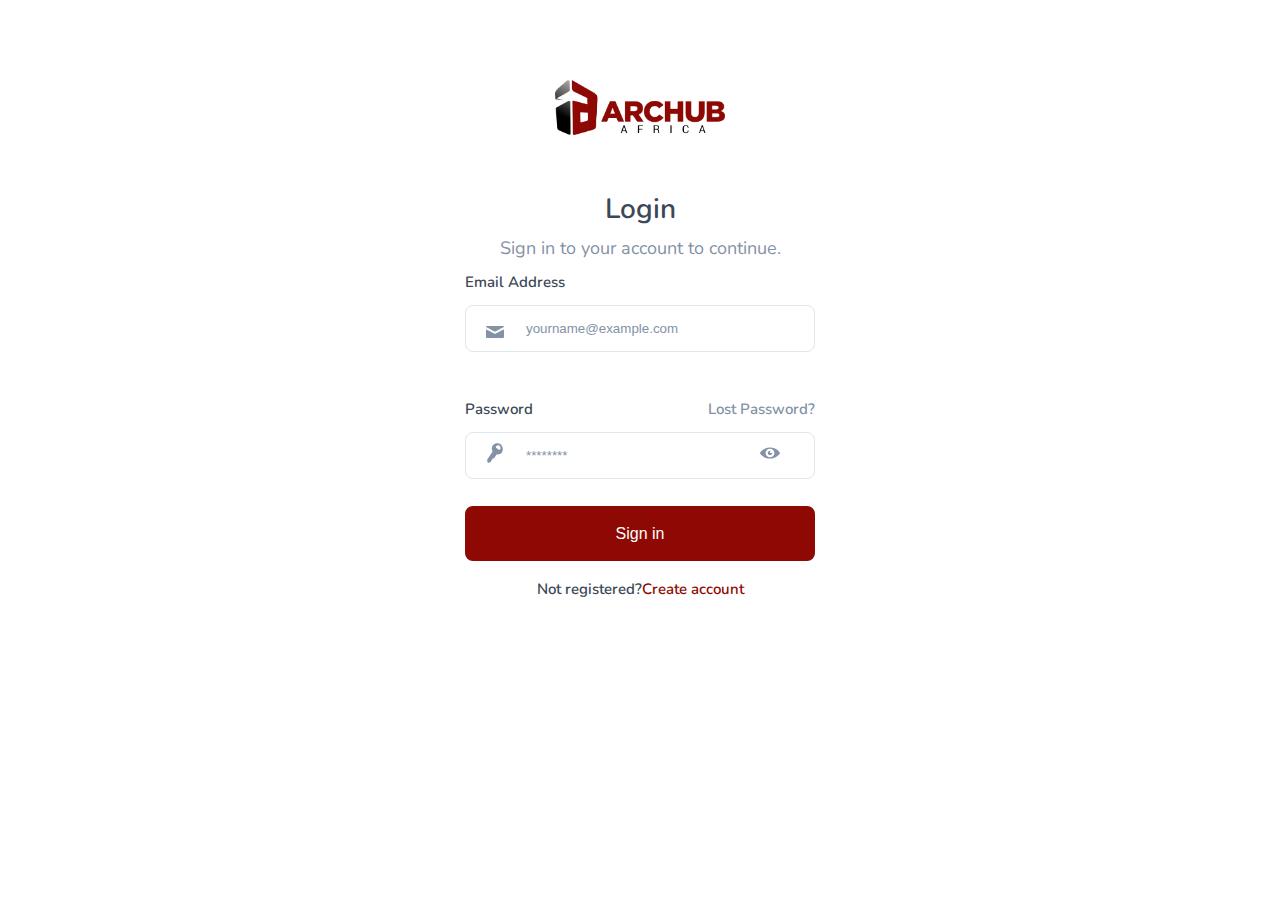
<file: login.html>
<!DOCTYPE html>
<html lang="en">

<head>
    <meta charset="UTF-8">
    <meta name="viewport" content="width=device-width, initial-scale=1.0">
    <meta http-equiv="X-UA-Compatible" content="ie=edge">
    <title>Sign in &verbar; Arch Hub</title>
    <link
        href="https://fonts.googleapis.com/css?family=Khula:400,600|Montserrat:700,900|Nunito:400,600,800&display=swap"
        rel="stylesheet">
    <link rel="shortcut icon" href="./assets/img/favicon.png" type="image/x-icon">
    <link rel="stylesheet" href="css/login.css">
</head>

<body>
    <section class="signup__container">

        <!-- SIGN UP HEADING -->
        <div class="signup-heading__container">
            <div class="signup-logo__container">
                <img src="./assets/img/logo.png" alt="signup-logo" class="signup__logo">
            </div>
            <div class="signup-text__container">
                <h3>Login</h3>
                <p class="text-muted">Sign in to your account to continue.</p>
            </div>
        </div>
        <!-- SIGN UP FORM  -->
        <form action="/myaction" method="post" class="signup-form__container">
            <!-- EMAIL -->
            <div class="signup-email__container form-group">
                <label for="email" class="signup-form__label">Email Address</label>
                <input type="email" name="email" id="email" placeholder="yourname@example.com" class="text-muted">
                <span class="input-group-svg">
                    <svg class="icon icon-mail">
                        <use xlink:href="./assets/svg/sprite.svg#icon-mail"></use>
                    </svg>
                </span>
            </div>
            <!-- PASSWORD -->
            <div class="password__container form-group">
                <div class="signup-password__container">
                    <div class="password-flex">
                        <label for="password" class="signup-form__label">Password</label>
                        <a href="#">Lost Password?</a>
                    </div>
                    <input type="password" name="password" id="password" placeholder="********" minlength="8"
                        class="text-muted">
                    <span class="input-group-svg__password">
                        <svg class="icon icon-key">
                            <use xlink:href="./assets/svg/sprite.svg#icon-key"></use>
                        </svg>
                    </span>
                    <span class="input-group-svg__display">
                        <svg class="icon icon-eye">
                            <use xlink:href="./assets/svg/sprite.svg#icon-eye"></use>
                        </svg>
                    </span>
                </div>
            </div>
            <!-- SUBMIT BUTTON -->
            <div class="signup-button__container">
                <button type="submit">Sign in</button>
            </div>
            <div class="login-link__container">
                <a class="no-link">Not registered? </a>
                <a href="./sign-up.html" class="custom-bold">Create account </a>
            </div>
        </form>
    </section>
</body>

</html>
</file>
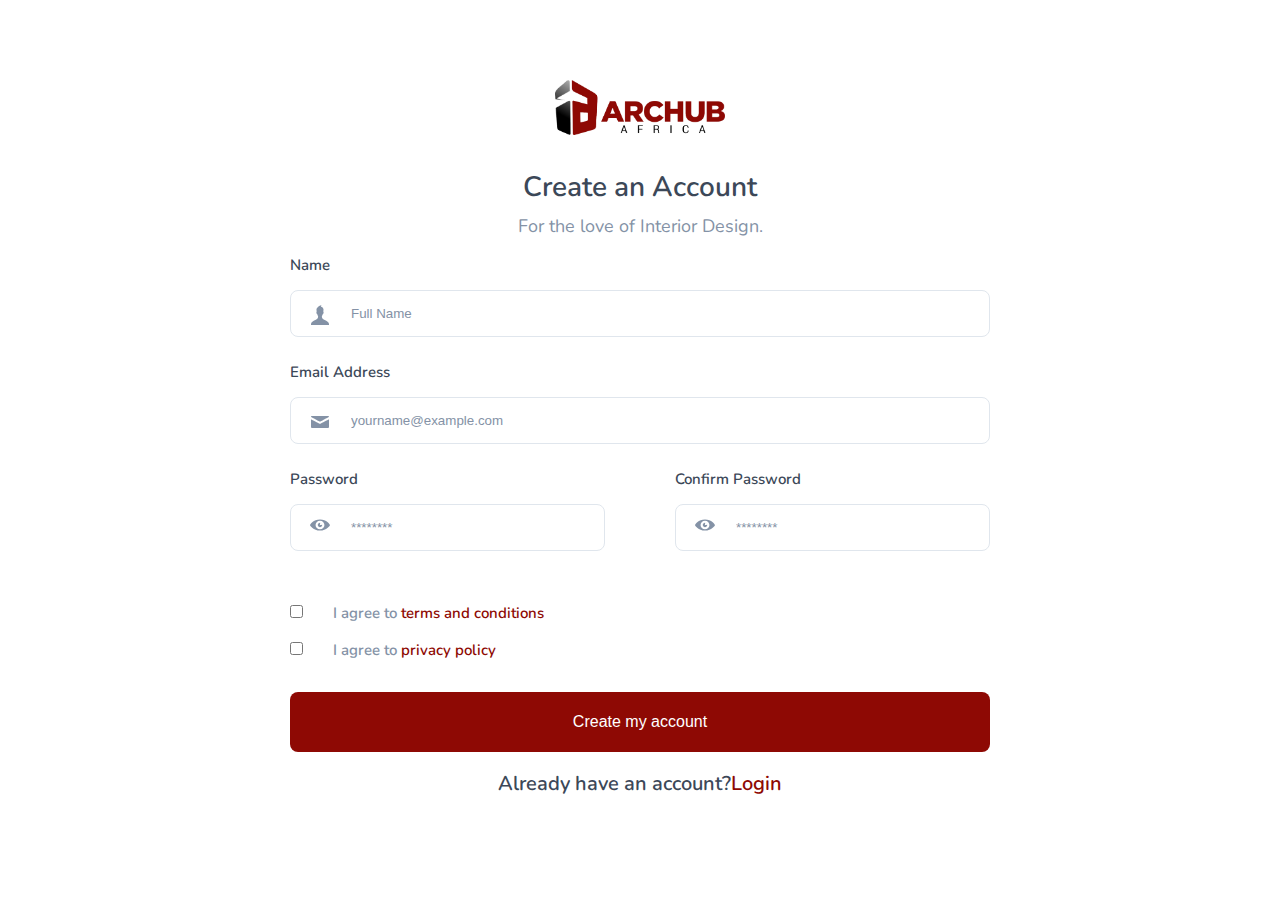
<file: sign-up.html>
<!DOCTYPE html>
<html lang="en">

<head>
    <meta charset="UTF-8">
    <meta name="viewport" content="width=device-width, initial-scale=1.0">
    <meta http-equiv="X-UA-Compatible" content="ie=edge">
    <title>Account &verbar; Arch Hub</title>
    <link
        href="https://fonts.googleapis.com/css?family=Khula:400,600|Montserrat:700,900|Nunito:400,600,800&display=swap"
        rel="stylesheet">
    <link rel="shortcut icon" href="./assets/img/favicon.png" type="image/x-icon">
    <link rel="stylesheet" href="css/sign-in.css">
</head>

<body>
    <section class="signup__container">

        <!-- SIGN UP HEADING -->
        <div class="signup-heading__container">
            <div class="signup-logo__container">
                <img src="./assets/img/logo.png" alt="signup-logo" class="signup__logo">
            </div>
            <div class="signup-text__container">
                <h3>Create an Account</h3>
                <p class="text-muted">For the love of Interior Design.</p>
            </div>
        </div>
        <!-- SIGN UP FORM  -->
        <form action="/myaction" method="post" class="signup-form__container">
            <!-- NAME -->
            <div class="signup-name_container form-group">
                <label for="fullname" class="signup-form__label">Name</label>
                <input type="text" name="fullname" id="fullname" placeholder="Full Name"
                    class="signup-form__input text-muted">
                <span class="input-group-svg">
                    <svg class="icon icon-user">
                        <use xlink:href="./assets/svg/sprite.svg#icon-user"></use>
                    </svg>
                </span>
            </div>
            <!-- EMAIL -->
            <div class="signup-email__container form-group">
                <label for="email" class="signup-form__label">Email Address</label>
                <input type="email" name="email" id="email" placeholder="yourname@example.com" class="text-muted">
                <span class="input-group-svg">
                    <svg class="icon icon-mail">
                        <use xlink:href="./assets/svg/sprite.svg#icon-mail"></use>
                    </svg>
                </span>
            </div>
            <!-- PASSWORD -->
            <div class="password__container form-group">
                <div class="signup-password__container">
                    <label for="password" class="signup-form__label">Password</label>
                    <input type="password" name="password" id="password" placeholder="********" minlength="8"
                        class="text-muted">
                    <span class="input-group-svg__password">
                        <svg class="icon icon-eye">
                            <use xlink:href="./assets/svg/sprite.svg#icon-eye"></use>
                        </svg>
                    </span>
                </div>
                <div class="signup-confpassword__container">
                    <label for="password" class="signup-form__label">Confirm Password</label>
                    <input type="password" name="password" id="password" placeholder="********" minlength="8"
                        class="text-muted">
                    <span class="input-group-svg__password">
                        <svg class="icon icon-eye">
                            <use xlink:href="./assets/svg/sprite.svg#icon-eye"></use>
                        </svg>
                    </span>
                </div>
            </div>
            <!-- POLICY && CONDITIONS -->
            <div class="terms-and-policy__contaner">
                <div class="terms-item">
                    <input type="checkbox" name="terms" id="terms">
                    <label for="terms"> <span class="text-muted">I agree to</span> <a href="#" class="custom-bold">terms
                            and conditions</a> </label>
                </div>
                <div class="policy-item">
                    <input type="checkbox" name="privacy" id="privacy">
                    <label for="privacy"><span class="text-muted">I agree to</span> <a href="#"
                            class="custom-bold">privacy policy</span> </label>
                </div>
            </div>

            <!-- SUBMIT BUTTON -->
            <div class="signup-button__container">
                <button type="submit">Create my account</button>
            </div>
            <div class="login-link__container">
                <a class="no-link">Already have an account?  </a>
                <a href="./login.html" class="custom-bold">Login</a>
            </div>
        </form>
    </section>
</body>

</html>
</file>
<file: css/login.css>
/* button colour #8e0904 */
/* text color #8e0903 */
/* fonts 
font-family: 'Nunito', sans-serif;
font-family: 'Khula', sans-serif;
font-family: 'Montserrat', sans-serif; */

* {
    margin: 0;
    padding: 0;
}

*,
*::before,
*::after {
    box-sizing: inherit;
}

html {
    box-sizing: border-box;
    font-size: 62.5%;
}

body {
    font-family: "Nunito", sans-serif;
    font-weight: 600;
    font-size: 2rem;
    color: #3c4858;
}

.signup__container {
    max-width: 35rem;
    background-color: #fff;
    margin: 8rem auto;
    max-height: 80rem;
}

.signup-logo__container img {
    width: 17rem;
}

.signup-heading__container {
    min-height: 19.2rem;
    margin: 0 auto;
    display: flex;
    flex-flow: column wrap;
    align-items: center;
    justify-content: space-between;
    text-align: center;
}

.signup-heading__container p {
    font-weight: 400;
    font-size: 1.8rem;
    margin-bottom: 1.2rem;
}

.signup-heading__container h3 {
    font-size: 2.8rem;
    font-weight: inherit;
    color: #3c4858;
    margin-bottom: 0.8rem;
}

.text-muted {
    color: #8492a6;
}

input::placeholder {
    color: inherit;
}

a:link,
a:visited,
a:hover,
a:active {
    text-decoration: none;
    color: #8e0903;
}

label {
    font-size: 1.5rem;
    font-weight: 600;
}

.password__container {
    display: flex;
    flex-flow: column wrap;
}

.signup-email__container {
    display: flex;
    flex-flow: column wrap;
}

input[type="text"],
input[type="email"],
input[type="password"] {
    width: 100%;
    padding: 1.5rem 0 1.5rem 6rem;
    border: 1px solid #e0e6ed;
    border-radius: 0.8rem;
    margin-top: 1.3rem;
}

svg {
    fill: #8492a6;
}

/* .input-group-svg {
    position: absolute;
} */

.input-group-svg svg {
    position: relative;
    top: -3rem;
    right: -2rem;
    width: 2rem;
    height: 2rem;
}


.input-group-svg__password svg {
    position: relative;
    top: -3.6rem;
    right: -2rem;
    width: 2rem;
    height: 2rem;
}

.input-group-svg__display svg {
    position: relative;
    bottom: 3.6rem;
    left: 27rem;
    width: 2rem;
    height: 2rem;
}

.password-flex {
    display: flex;
    justify-content: space-between;
    height: 2rem;
}

.password-flex a {
    font-size: 1.5rem;
    color: #8492A6;
}

.form-group {
    margin-bottom: 2rem;
}

.signup-form__label {
    color: #3C4858;
}

input[type="checkbox"] {
    margin-right: 2.5rem;
}

.terms-item {
    margin-bottom: 1rem;
}

.terms-and-policy__contaner {
    margin-bottom: 3rem;
}

button {
    border: 0;
    outline: none;
    background-color: #8e0904;
    color: #fff;
    width: 100%;
    border-radius: 0.8rem;
    font-size: 1.6rem;
    height: 5.5rem;
    cursor: pointer;
}

.signup-button__container {
    margin-top: -2rem;
    display: flex;
    justify-content: center;
    margin-bottom: 1.8rem;
}

.login-link__container {
    font-size: 1.5rem;
    display: flex;
    justify-content: center;
}

input:focus {
    border: 0;
    outline: 0;
    box-shadow: 0 0 5px #8e0904 inset;
    transition: all ease-in-out .4s;
}



/* Media Queries */
@media screen and (max-width: 690px) {
    .input-group-svg {
        position: absolute;
    }

    .input-group-svg svg {
        position: relative;
        top: 4.5rem;
        width: 2rem;
        height: 2rem;
    }

}

@media screen and (max-width: 690px) {
    .signup__container {
        padding: 2rem;
    }

}

@media screen and (max-width: 690px) {

    .input-group-svg__display svg {
        position: relative;
        bottom: 3.6rem;
        left: 24rem;
        width: 2rem;
        height: 2rem;
    }
}

@media screen and (max-width: 320px) {

    .input-group-svg__display svg {
        position: relative;
        bottom: 3.6rem;
        left: 21rem;
        width: 2rem;
        height: 2rem;
    }
}
</file>
<file: css/sign-in.css>
/* button colour #8e0904 */
/* text color #8e0903 */
/* fonts 
font-family: 'Nunito', sans-serif;
font-family: 'Khula', sans-serif;
font-family: 'Montserrat', sans-serif; */

* {
    margin: 0;
    padding: 0;
}

*,
*::before,
*::after {
    box-sizing: inherit;
}

html {
    box-sizing: border-box;
    font-size: 62.5%;
}

body {
    font-family: "Nunito", sans-serif;
    font-weight: 600;
    font-size: 2rem;
    color: #3c4858;
}

.signup__container {
    max-width: 70rem;
    background-color: #fff;
    margin: 8rem auto;
    max-height: 80rem;
}

.signup-logo__container img {
    width: 17rem;
}

.signup-heading__container {
    min-height: 17rem;
    margin: 0 auto;
    display: flex;
    flex-flow: column wrap;
    align-items: center;
    justify-content: space-between;
    text-align: center;
}

.signup-heading__container p {
    font-weight: 400;
    font-size: 1.8rem;
    margin-bottom: 1.2rem;
}

.signup-heading__container h3 {
    font-size: 2.8rem;
    font-weight: inherit;
    color: #3c4858;
    margin-bottom: 0.8rem;
}

.text-muted {
    color: #8492a6;
}

input::placeholder {
    color: inherit;
}

a:link,
a:visited,
a:hover,
a:active {
    text-decoration: none;
    color: #8e0903;
}

label {
    font-size: 1.5rem;
    font-weight: 600;
}

.password__container {
    display: flex;
    justify-content: space-between;
}

div.signup-password__container {
    width: 45%;
}

div.signup-confpassword__container {
    width: 45%;
}

input[type="text"],
input[type="email"],
input[type="password"] {
    width: 100%;
    padding: 1.5rem 0 1.5rem 6rem;
    border: 1px solid #e0e6ed;
    border-radius: 0.8rem;
    margin-top: 1.3rem;
}

svg {
    fill: #8492a6;
}

.input-group-svg {
    position: absolute;
}

.input-group-svg svg {
    position: relative;
    bottom: -2.8rem;
    left: -68rem;
    width: 2rem;
    height: 2rem;
}

input-group-svg__password {
    position: absolute;
}

.input-group-svg__password svg {
    position: relative;
    top: -3.6rem;
    right: -2rem;
    width: 2rem;
    height: 2rem;
}

.form-group {
    margin-bottom: 2rem;
}

.signup-form__label {
    color: #3C4858;
    margin-bottom: 5rem;
}

input[type="checkbox"] {
    margin-right: 2.5rem;
}

.terms-item {
    margin-bottom: 1rem;
}

.terms-and-policy__contaner {
    margin-bottom: 3rem;
}

button {
    border: 0;
    outline: none;
    background-color: #8e0904;
    color: #fff;
    width: 100%;
    border-radius: 0.8rem;
    font-size: 1.6rem;
    height: 6rem;
    cursor: pointer;
}

.signup-button__container {
    display: flex;
    justify-content: center;
    margin-bottom: 1.8rem;
}

.login-link__container {
    display: flex;
    justify-content: center;
}

input:focus {
    border: 0;
    outline: 0;
    box-shadow: 0 0 5px #8e0904 inset;
    transition: all ease-in-out .4s;
}

@media screen and (max-width: 690px) {
    .input-group-svg {
        position: absolute;
    }

    .input-group-svg svg {
        position: relative;
        bottom: -2.8rem;
        left: -64rem;
        width: 2rem;
        height: 2rem;
    }

}

@media screen and (max-width: 647px) {
    .input-group-svg {
        position: absolute;
    }

    .input-group-svg svg {
        position: relative;
        bottom: -2.8rem;
        left: -61rem;
        width: 2rem;
        height: 2rem;
    }

}

@media screen and (max-width: 425px) {

    .signup__container {
        padding: 2rem;

    }

    .input-group-svg {
        position: absolute;
    }

    .input-group-svg svg {
        position: relative;
        bottom: -2.6rem;
        left: -36rem;
        width: 2rem;
        height: 2rem;
    }

}

@media screen and (max-width: 375px) {

    .input-group-svg {
        position: absolute;
    }

    .input-group-svg svg {
        position: relative;
        bottom: -2.6rem;
        left: -32rem;
        width: 2rem;
        height: 2rem;
    }

}

@media screen and (max-width: 320px) {
    .input-group-svg {
        position: absolute;
    }

    .input-group-svg svg {
        position: relative;
        bottom: -2.8rem;
        left: -26rem;
        width: 2rem;
        height: 2rem;
    }

    .password__container {
        flex-direction: column;
    }

    div.signup-password__container {
        width: 100%;
    }

    div.signup-confpassword__container {
        width: 100%;
    }
}
</file>
